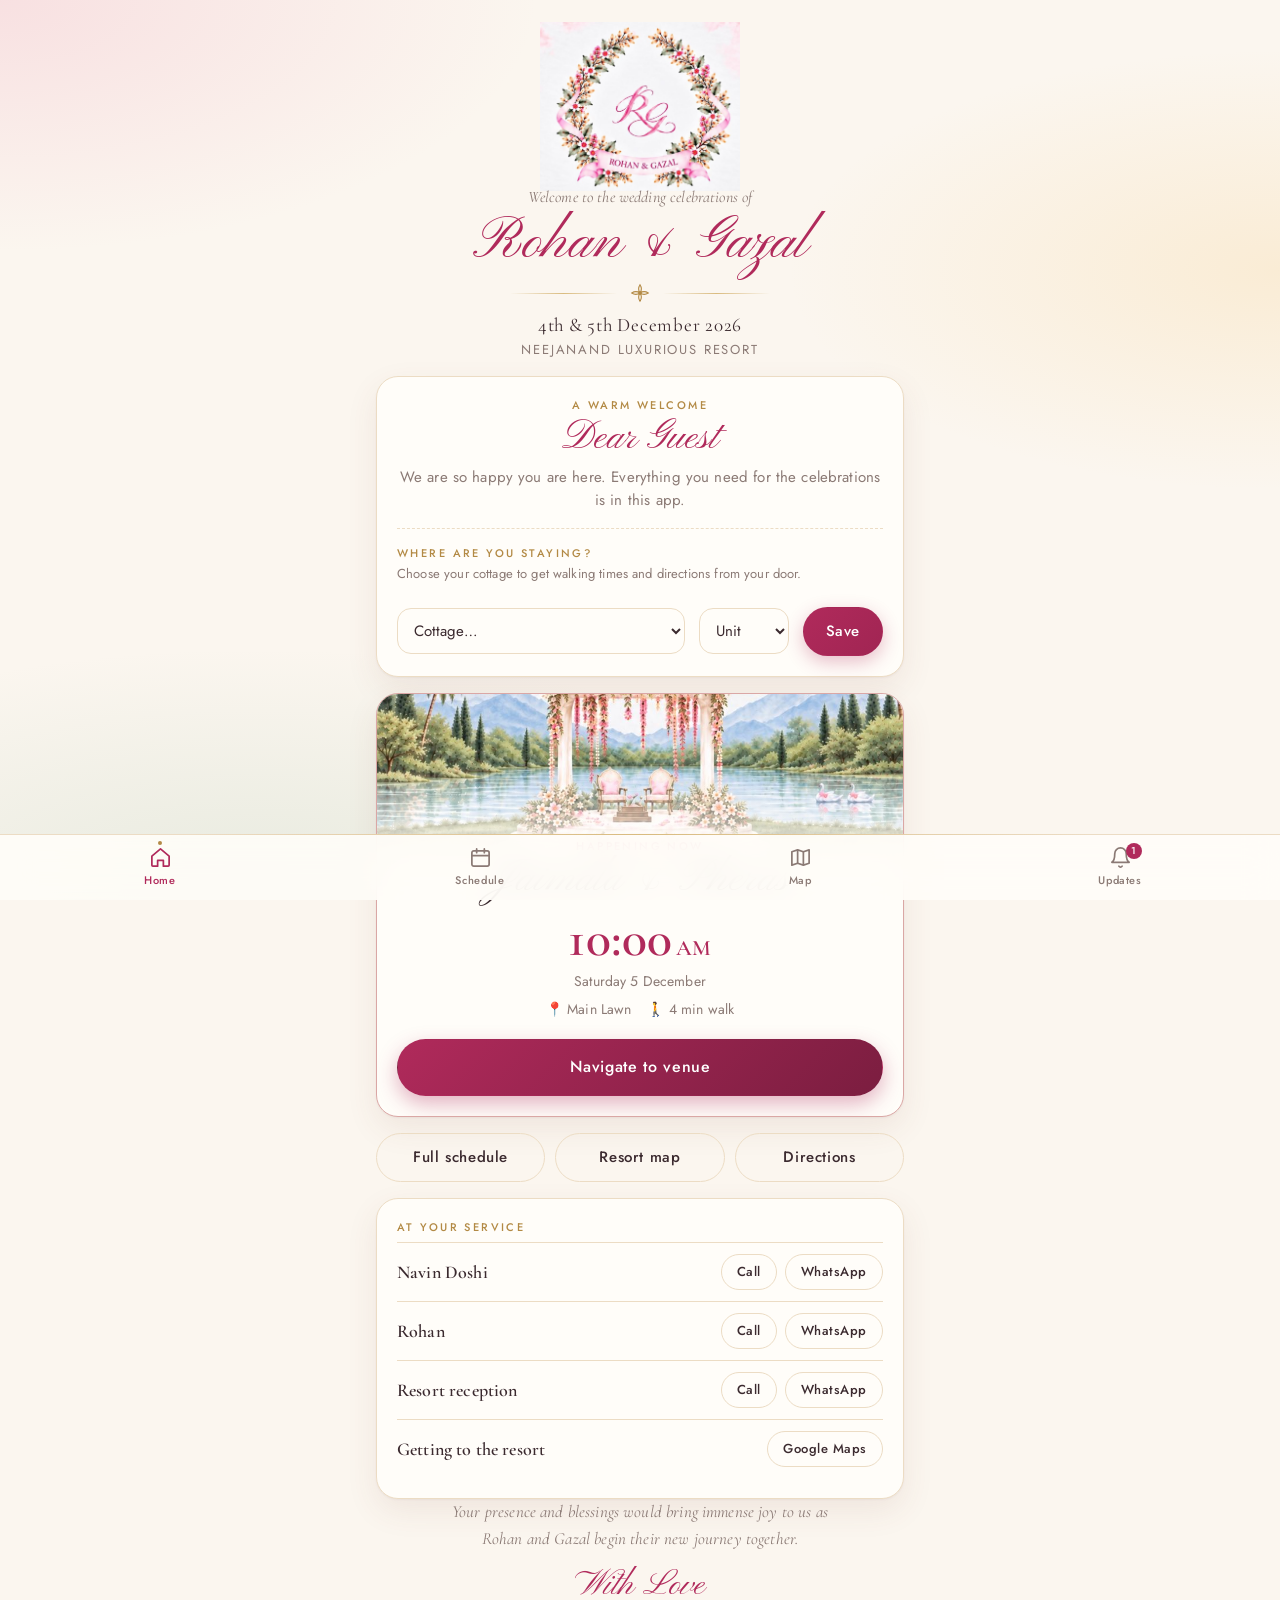
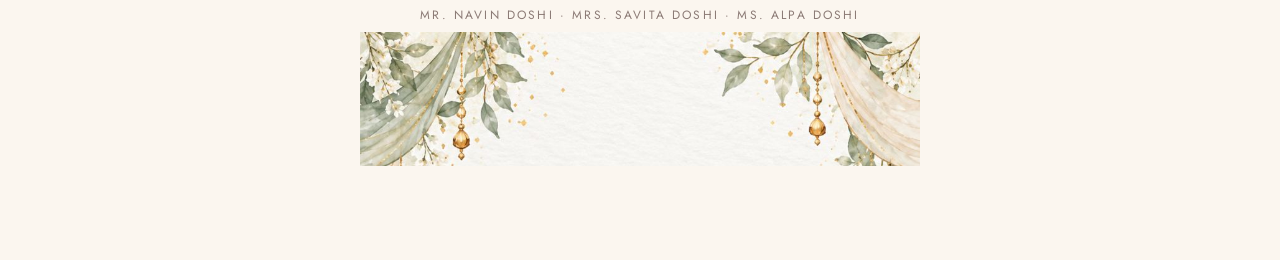
<file: index.html>
<!doctype html><meta charset="utf-8"><title>Redirecting…</title><meta name="robots" content="noindex">
<script>location.replace('rohan-gazal/index.html' + location.hash)</script>
<a href="rohan-gazal/index.html">Continue</a>
</file>
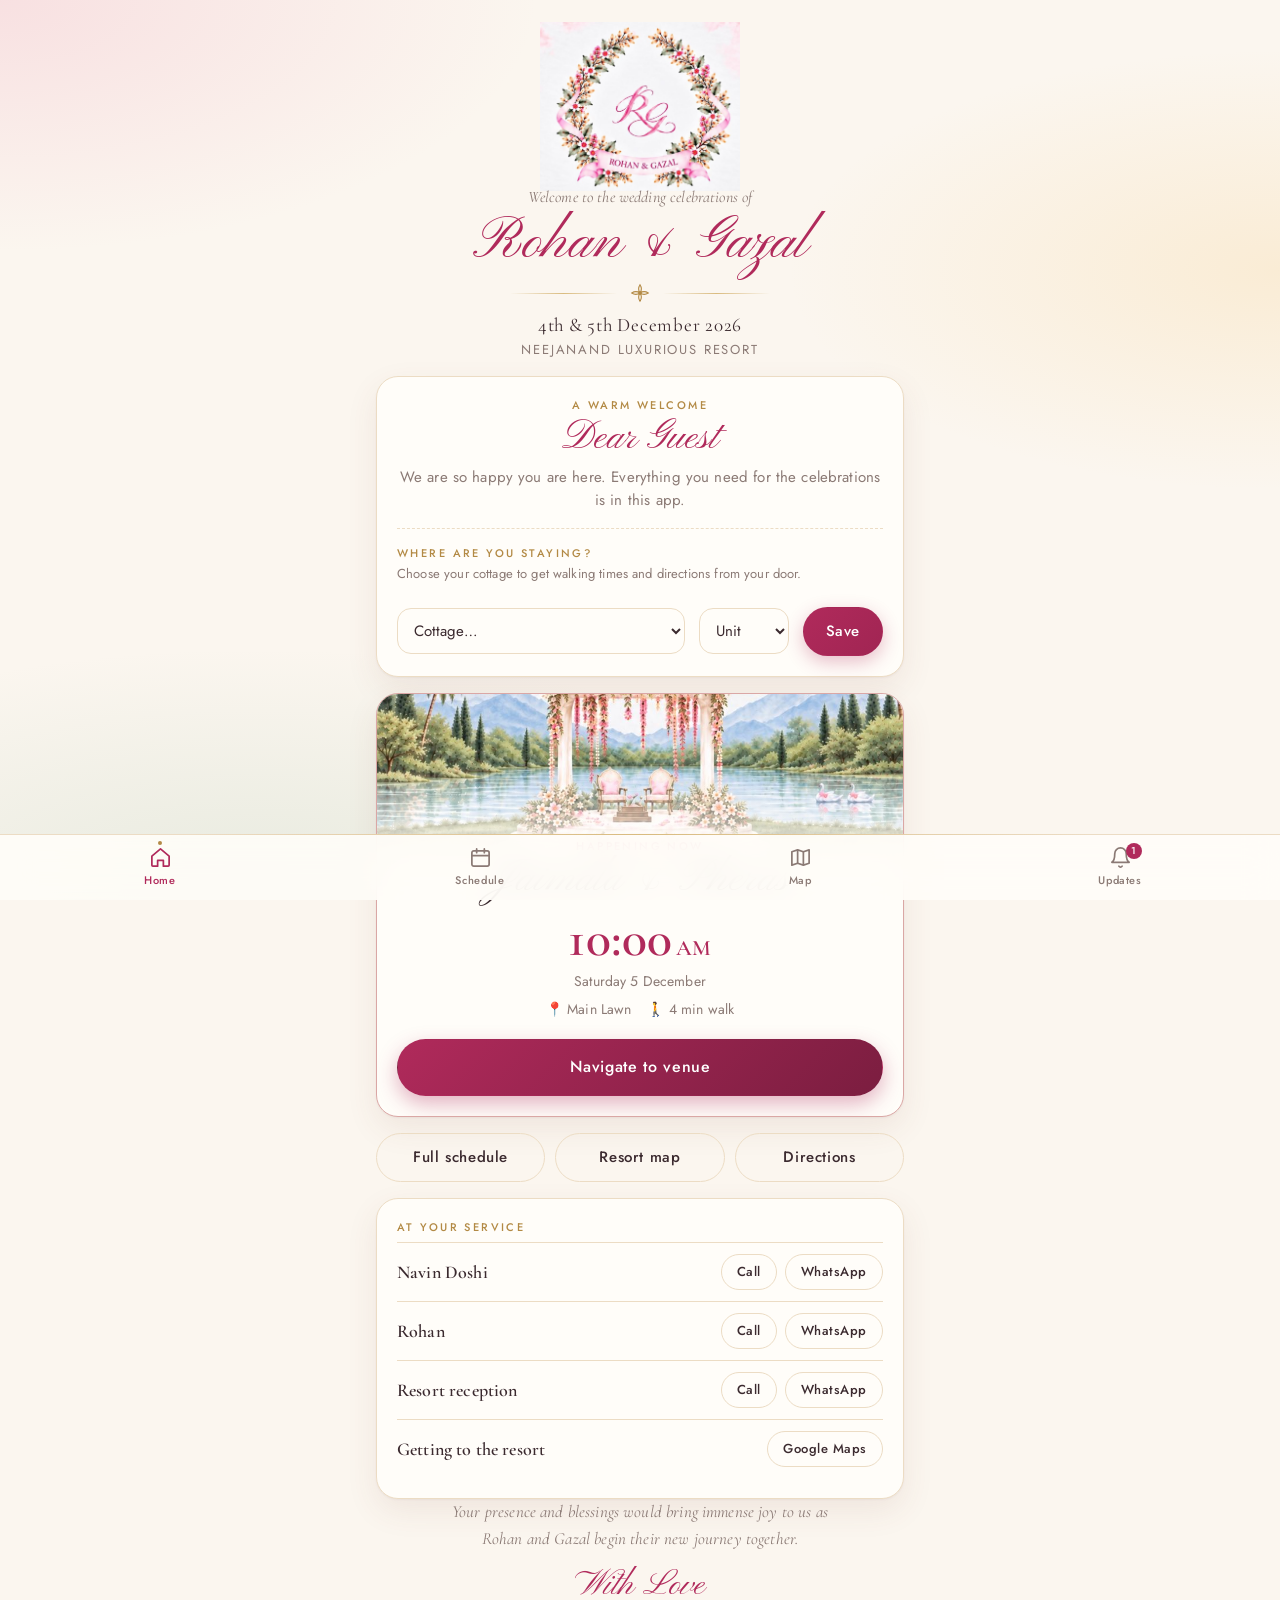
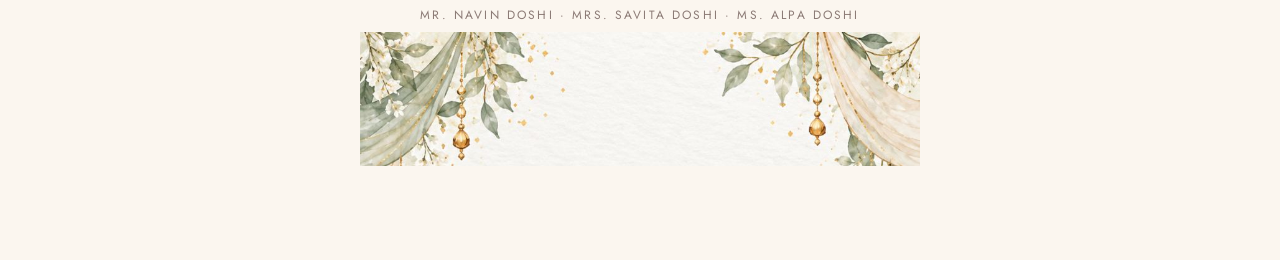
<file: rohan-gazal/index.html>
<!doctype html>
<html lang="en">
<head>
<meta charset="utf-8">
<meta name="viewport" content="width=device-width, initial-scale=1, viewport-fit=cover">
<meta name="theme-color" content="#fbf6ef">
<meta name="robots" content="noindex">
<title>Rohan &amp; Gazal · Wedding Concierge</title>
<link rel="manifest" href="manifest.webmanifest">
<link rel="icon" href="../icon.svg" type="image/svg+xml">
<link rel="apple-touch-icon" href="../icon.svg">
<link rel="preconnect" href="https://fonts.googleapis.com">
<link href="https://fonts.googleapis.com/css2?family=Cormorant+Garamond:ital,wght@0,500;0,600;0,700;1,500&family=Jost:wght@400;500;600&family=Pinyon+Script&display=swap" rel="stylesheet">
<link rel="stylesheet" href="../app.css">
</head>
<body>
<main id="view"><div class="splash"><img src="art/monogram.jpg" alt="Rohan &amp; Gazal"></div></main>
<nav class="tabbar" id="tabs">
  <a href="#/home" data-tab="home"><svg viewBox="0 0 24 24" fill="none" stroke="currentColor" stroke-width="1.8" stroke-linecap="round" stroke-linejoin="round"><path d="M3 10.5 12 3l9 7.5V20a1 1 0 0 1-1 1h-5v-6H9v6H4a1 1 0 0 1-1-1z"/></svg>Home</a>
  <a href="#/schedule" data-tab="schedule"><svg viewBox="0 0 24 24" fill="none" stroke="currentColor" stroke-width="1.8" stroke-linecap="round"><rect x="3" y="5" width="18" height="16" rx="2"/><path d="M3 10h18M8 3v4M16 3v4"/></svg>Schedule</a>
  <a href="#/map" data-tab="map"><svg viewBox="0 0 24 24" fill="none" stroke="currentColor" stroke-width="1.8" stroke-linejoin="round"><path d="m9 4-6 2v14l6-2 6 2 6-2V4l-6 2z"/><path d="M9 4v14M15 6v14"/></svg>Map</a>
  <a href="#/updates" data-tab="updates"><svg viewBox="0 0 24 24" fill="none" stroke="currentColor" stroke-width="1.8" stroke-linecap="round" stroke-linejoin="round"><path d="M18 8a6 6 0 1 0-12 0c0 7-3 9-3 9h18s-3-2-3-9M13.7 21a2 2 0 0 1-3.4 0"/></svg>Updates</a>
</nav>
<script type="module" src="../js/guest.js"></script>
</body>
</html>
</file>
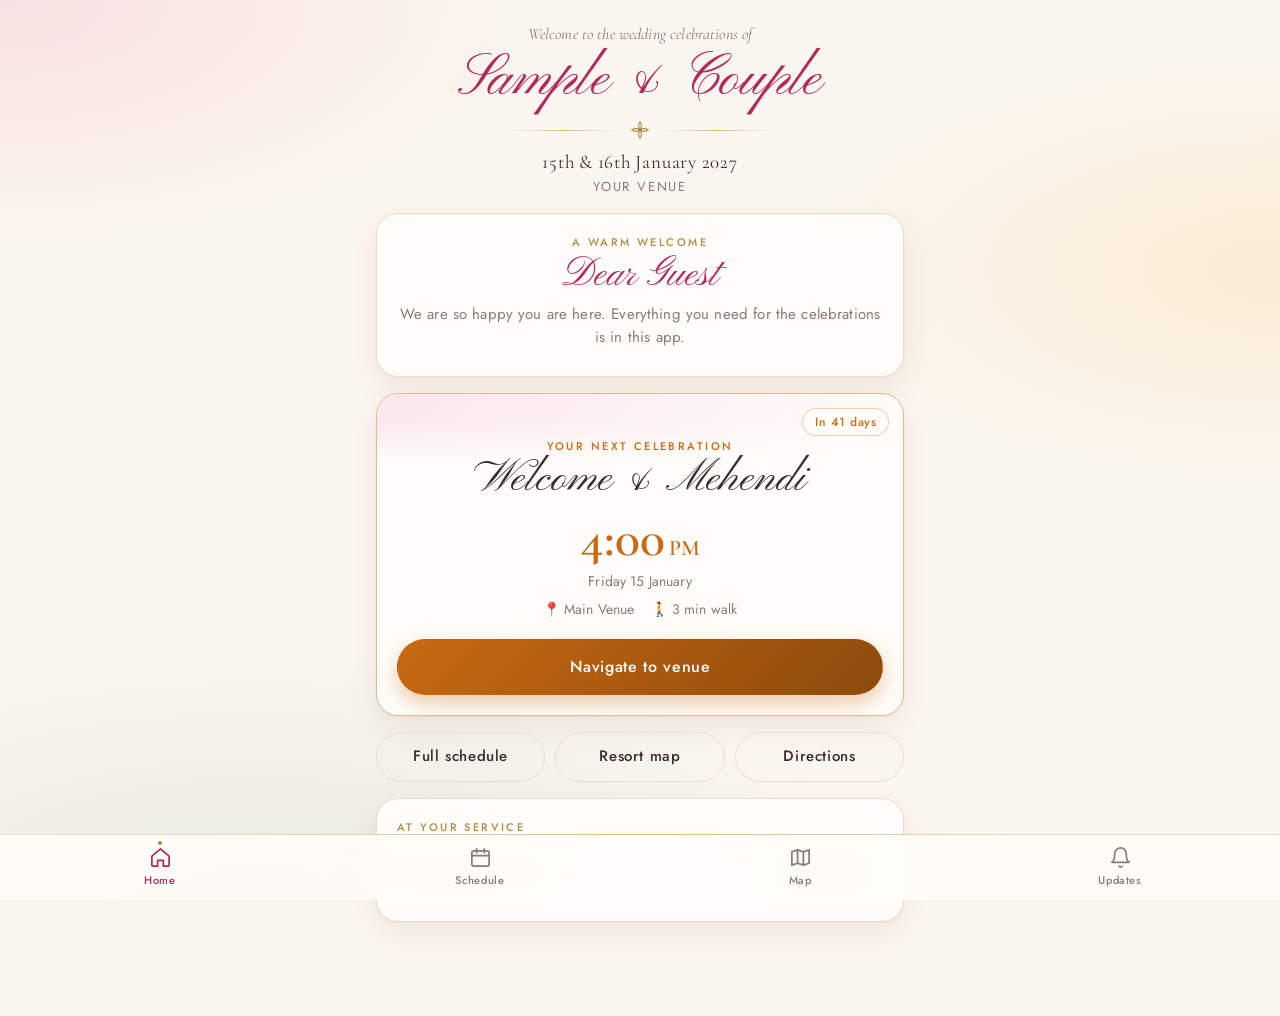
<file: sample-wedding/index.html>
<!doctype html>
<html lang="en">
<head>
<meta charset="utf-8">
<meta name="viewport" content="width=device-width, initial-scale=1, viewport-fit=cover">
<meta name="theme-color" content="#fbf6ef">
<meta name="robots" content="noindex">
<title>Sample &amp; Couple · Wedding Concierge</title>
<link rel="manifest" href="manifest.webmanifest">
<link rel="icon" href="../icon.svg" type="image/svg+xml">
<link rel="apple-touch-icon" href="../icon.svg">
<link rel="preconnect" href="https://fonts.googleapis.com">
<link href="https://fonts.googleapis.com/css2?family=Cormorant+Garamond:ital,wght@0,500;0,600;0,700;1,500&family=Jost:wght@400;500;600&family=Pinyon+Script&display=swap" rel="stylesheet">
<link rel="stylesheet" href="../app.css">
</head>
<body>
<main id="view"><div class="splash"><div class="script" style="font-size:52px">Sample &amp; Couple</div></div></main>
<nav class="tabbar" id="tabs">
  <a href="#/home" data-tab="home"><svg viewBox="0 0 24 24" fill="none" stroke="currentColor" stroke-width="1.8" stroke-linecap="round" stroke-linejoin="round"><path d="M3 10.5 12 3l9 7.5V20a1 1 0 0 1-1 1h-5v-6H9v6H4a1 1 0 0 1-1-1z"/></svg>Home</a>
  <a href="#/schedule" data-tab="schedule"><svg viewBox="0 0 24 24" fill="none" stroke="currentColor" stroke-width="1.8" stroke-linecap="round"><rect x="3" y="5" width="18" height="16" rx="2"/><path d="M3 10h18M8 3v4M16 3v4"/></svg>Schedule</a>
  <a href="#/map" data-tab="map"><svg viewBox="0 0 24 24" fill="none" stroke="currentColor" stroke-width="1.8" stroke-linejoin="round"><path d="m9 4-6 2v14l6-2 6 2 6-2V4l-6 2z"/><path d="M9 4v14M15 6v14"/></svg>Map</a>
  <a href="#/updates" data-tab="updates"><svg viewBox="0 0 24 24" fill="none" stroke="currentColor" stroke-width="1.8" stroke-linecap="round" stroke-linejoin="round"><path d="M18 8a6 6 0 1 0-12 0c0 7-3 9-3 9h18s-3-2-3-9M13.7 21a2 2 0 0 1-3.4 0"/></svg>Updates</a>
</nav>
<script type="module" src="../js/guest.js"></script>
</body>
</html>
</file>
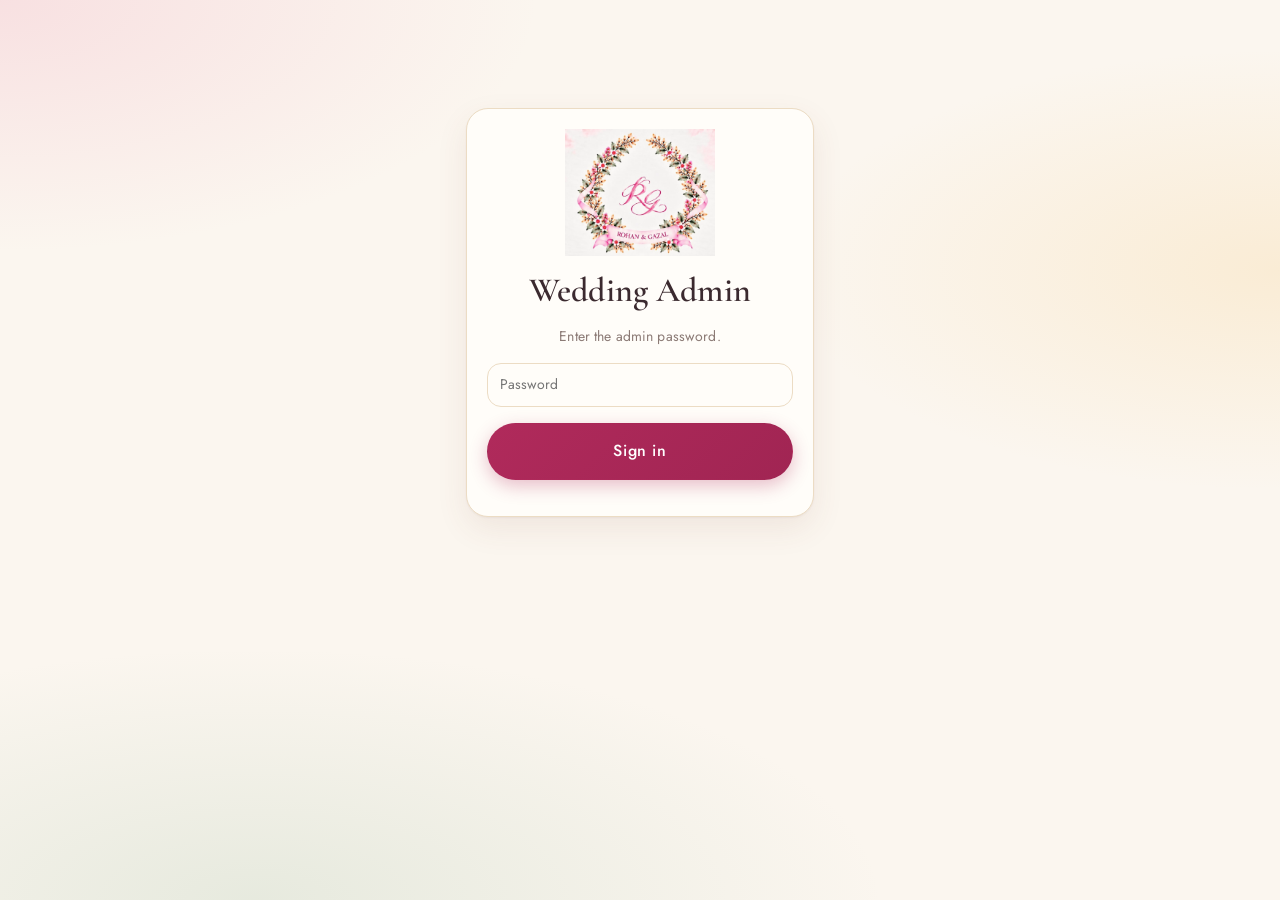
<file: admin.html>
<!doctype html><meta charset="utf-8"><title>Redirecting…</title><meta name="robots" content="noindex">
<script>location.replace('rohan-gazal/admin.html' + location.hash)</script>
<a href="rohan-gazal/admin.html">Continue</a>
</file>
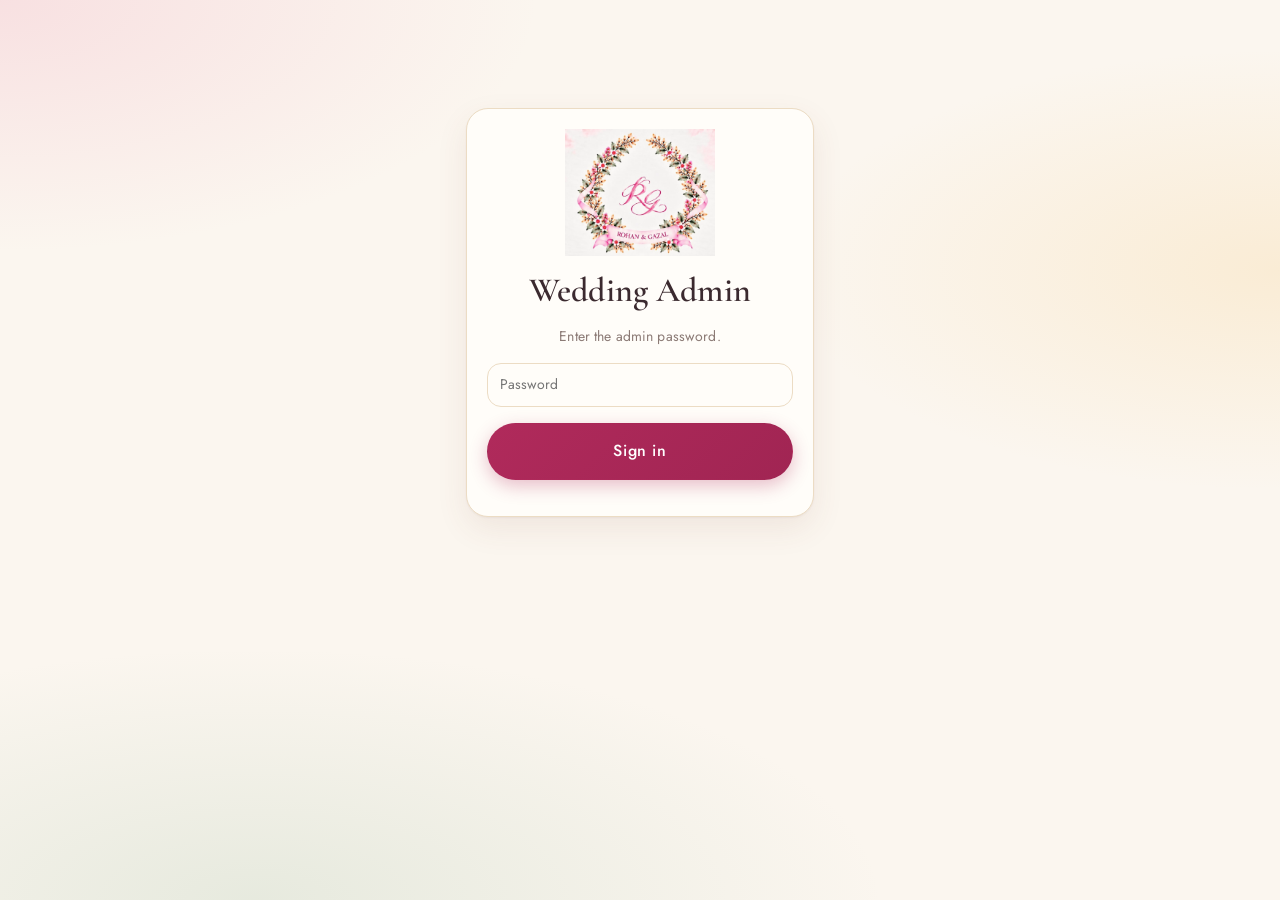
<file: rohan-gazal/admin.html>
<!doctype html>
<html lang="en">
<head>
<meta charset="utf-8">
<meta name="viewport" content="width=device-width, initial-scale=1">
<meta name="robots" content="noindex">
<title>Wedding Admin</title>
<link rel="icon" href="../icon.svg" type="image/svg+xml">
<link href="https://fonts.googleapis.com/css2?family=Cormorant+Garamond:ital,wght@0,500;0,600;0,700;1,500&family=Jost:wght@400;500;600&family=Pinyon+Script&display=swap" rel="stylesheet">
<link rel="stylesheet" href="../app.css">
<style>
  body { font-size: 14px; }
  .shell { display: grid; grid-template-columns: 220px 1fr; min-height: 100vh; }
  .side { background: var(--surface); border-right: 1px solid var(--line); padding: 20px 12px; position: sticky; top: 0; height: 100vh; }
  .side h2 { font: 400 30px var(--script); color: var(--rose); padding: 0 10px 14px; }
  .side a { display: block; padding: 9px 12px; border-radius: 10px; color: var(--ink); text-decoration: none; font-weight: 500; margin-bottom: 2px; }
  .side a.on { background: var(--green-soft); color: var(--green); font-weight: 600; }
  .main { min-width: 0; }
  .topbar { display: flex; align-items: center; justify-content: space-between; gap: 12px; padding: 14px 24px; border-bottom: 1px solid var(--line); background: var(--bg); position: sticky; top: 0; z-index: 20; }
  .content { padding: 24px; max-width: 1200px; }
  .dirty { color: var(--gold); font-weight: 600; font-size: 13px; }
  table { width: 100%; border-collapse: collapse; background: var(--surface); border: 1px solid var(--line); border-radius: 14px; overflow: hidden; }
  th, td { text-align: left; padding: 10px 12px; border-bottom: 1px solid var(--line); vertical-align: middle; }
  th { font-size: 11px; text-transform: uppercase; letter-spacing: .08em; color: var(--muted); background: var(--surface-2); }
  tr:last-child td { border-bottom: 0; }
  .grid2 { display: grid; grid-template-columns: 1fr 1fr; gap: 12px; }
  .grid3 { display: grid; grid-template-columns: repeat(3, 1fr); gap: 12px; }
  label.f { display: block; font-size: 12px; font-weight: 600; color: var(--muted); }
  label.f > input, label.f > select, label.f > textarea { margin-top: 4px; font-weight: 400; }
  .editor { display: grid; grid-template-columns: 1fr 320px; gap: 16px; height: calc(100vh - 150px); min-height: 480px; }
  .editor .mapbox { border-radius: 14px; overflow: hidden; border: 1px solid var(--line); position: relative; }
  .editor .panel { overflow-y: auto; }
  .toolbar { display: flex; gap: 8px; flex-wrap: wrap; align-items: center; margin-bottom: 12px; }
  .edge { stroke: #1a73e8; stroke-linecap: round; opacity: .8; cursor: pointer; }
  .edge-walk { stroke: #2f9e5b; } .edge-vehicle { stroke: #7a4fd6; } .edge-restricted { stroke: #b3261e; stroke-dasharray: 3 3; }
  .edge.sel { stroke: #f2a900; opacity: 1; }
  .node circle { fill: #fff; stroke: #1f2a24; stroke-width: 2; cursor: move; }
  .node.sel circle { fill: #f2a900; }
  .modal { position: fixed; inset: 0; background: rgba(0,0,0,.45); display: grid; place-items: center; z-index: 100; padding: 16px; }
  .modal > .card { max-width: 520px; width: 100%; max-height: 90vh; overflow-y: auto; }
  .toast { position: fixed; bottom: 20px; left: 50%; transform: translateX(-50%); background: var(--ink); color: var(--bg); padding: 10px 18px; border-radius: 999px; z-index: 200; font-weight: 600; }
  .legend span { display: inline-flex; align-items: center; gap: 6px; margin-right: 12px; font-size: 12px; }
  .legend i { width: 18px; height: 4px; border-radius: 2px; display: inline-block; }
  @media (max-width: 860px) {
    .shell { grid-template-columns: 1fr; }
    .side { position: static; height: auto; display: flex; overflow-x: auto; padding: 8px; gap: 4px; }
    .side h2 { display: none; }
    .side a { white-space: nowrap; }
    .editor { grid-template-columns: 1fr; height: auto; }
    .editor .mapbox { height: 60vh; }
    .content { padding: 16px; }
    .grid2, .grid3 { grid-template-columns: 1fr; }
    .hide-sm { display: none; }
  }
</style>
</head>
<body>
<div id="app"><div class="wrap" style="max-width:380px;padding-top:12vh">
  <div class="card stack">
    <img src="art/monogram.jpg" alt="" style="width:150px;margin:0 auto;display:block;mix-blend-mode:var(--art-blend)"><h1 class="center">Wedding Admin</h1>
    <p class="muted center">Enter the admin password.</p>
    <form id="login" class="stack"><input type="password" id="pw" autocomplete="current-password" placeholder="Password" required><button class="btn btn-primary btn-block">Sign in</button><p id="loginErr" class="changed"></p></form>
  </div></div></div>
<script type="module" src="../js/admin.js"></script>
</body>
</html>
</file>
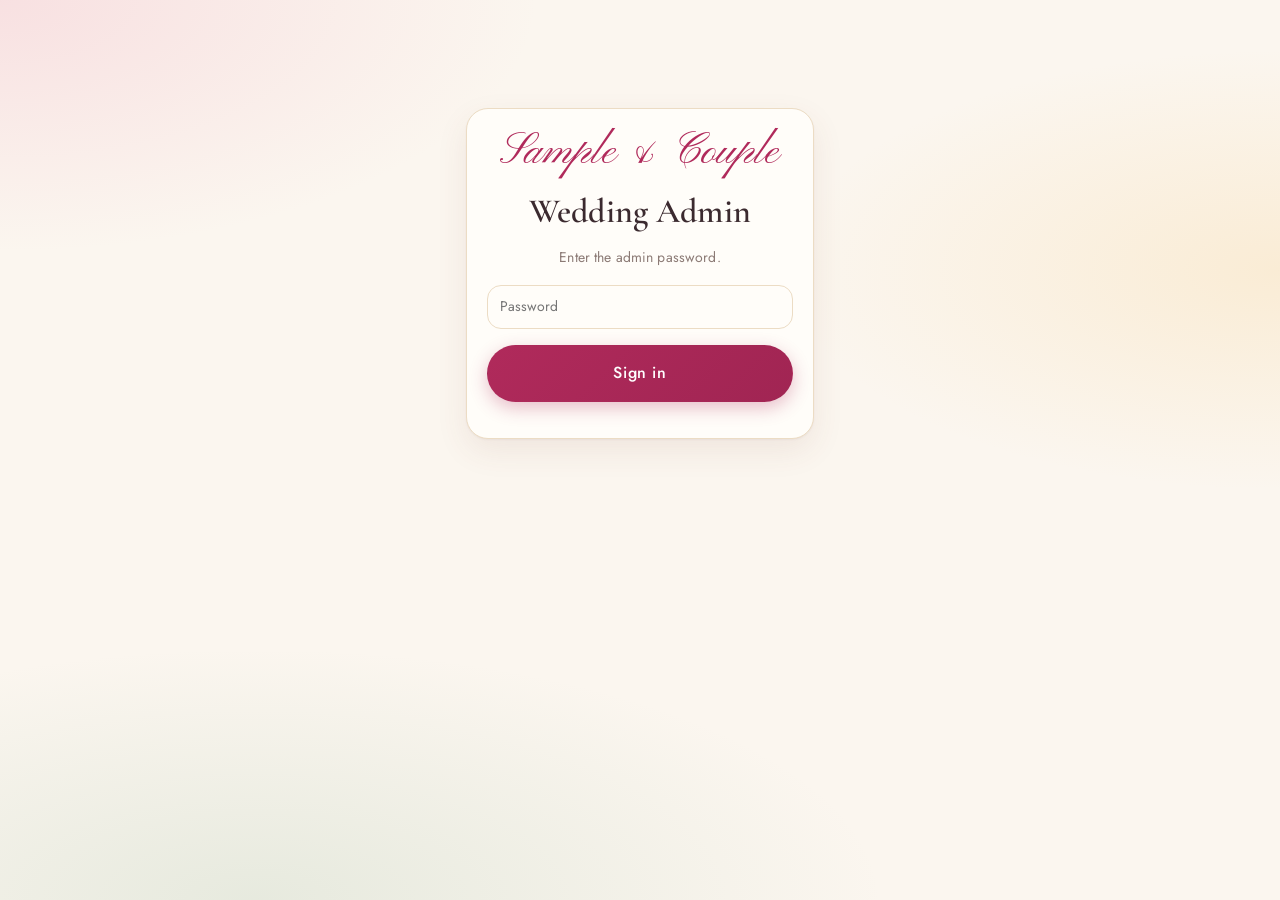
<file: sample-wedding/admin.html>
<!doctype html>
<html lang="en">
<head>
<meta charset="utf-8">
<meta name="viewport" content="width=device-width, initial-scale=1">
<meta name="robots" content="noindex">
<title>Wedding Admin</title>
<link rel="icon" href="../icon.svg" type="image/svg+xml">
<link href="https://fonts.googleapis.com/css2?family=Cormorant+Garamond:ital,wght@0,500;0,600;0,700;1,500&family=Jost:wght@400;500;600&family=Pinyon+Script&display=swap" rel="stylesheet">
<link rel="stylesheet" href="../app.css">
<style>
  body { font-size: 14px; }
  .shell { display: grid; grid-template-columns: 220px 1fr; min-height: 100vh; }
  .side { background: var(--surface); border-right: 1px solid var(--line); padding: 20px 12px; position: sticky; top: 0; height: 100vh; }
  .side h2 { font: 400 30px var(--script); color: var(--rose); padding: 0 10px 14px; }
  .side a { display: block; padding: 9px 12px; border-radius: 10px; color: var(--ink); text-decoration: none; font-weight: 500; margin-bottom: 2px; }
  .side a.on { background: var(--green-soft); color: var(--green); font-weight: 600; }
  .main { min-width: 0; }
  .topbar { display: flex; align-items: center; justify-content: space-between; gap: 12px; padding: 14px 24px; border-bottom: 1px solid var(--line); background: var(--bg); position: sticky; top: 0; z-index: 20; }
  .content { padding: 24px; max-width: 1200px; }
  .dirty { color: var(--gold); font-weight: 600; font-size: 13px; }
  table { width: 100%; border-collapse: collapse; background: var(--surface); border: 1px solid var(--line); border-radius: 14px; overflow: hidden; }
  th, td { text-align: left; padding: 10px 12px; border-bottom: 1px solid var(--line); vertical-align: middle; }
  th { font-size: 11px; text-transform: uppercase; letter-spacing: .08em; color: var(--muted); background: var(--surface-2); }
  tr:last-child td { border-bottom: 0; }
  .grid2 { display: grid; grid-template-columns: 1fr 1fr; gap: 12px; }
  .grid3 { display: grid; grid-template-columns: repeat(3, 1fr); gap: 12px; }
  label.f { display: block; font-size: 12px; font-weight: 600; color: var(--muted); }
  label.f > input, label.f > select, label.f > textarea { margin-top: 4px; font-weight: 400; }
  .editor { display: grid; grid-template-columns: 1fr 320px; gap: 16px; height: calc(100vh - 150px); min-height: 480px; }
  .editor .mapbox { border-radius: 14px; overflow: hidden; border: 1px solid var(--line); position: relative; }
  .editor .panel { overflow-y: auto; }
  .toolbar { display: flex; gap: 8px; flex-wrap: wrap; align-items: center; margin-bottom: 12px; }
  .edge { stroke: #1a73e8; stroke-linecap: round; opacity: .8; cursor: pointer; }
  .edge-walk { stroke: #2f9e5b; } .edge-vehicle { stroke: #7a4fd6; } .edge-restricted { stroke: #b3261e; stroke-dasharray: 3 3; }
  .edge.sel { stroke: #f2a900; opacity: 1; }
  .node circle { fill: #fff; stroke: #1f2a24; stroke-width: 2; cursor: move; }
  .node.sel circle { fill: #f2a900; }
  .modal { position: fixed; inset: 0; background: rgba(0,0,0,.45); display: grid; place-items: center; z-index: 100; padding: 16px; }
  .modal > .card { max-width: 520px; width: 100%; max-height: 90vh; overflow-y: auto; }
  .toast { position: fixed; bottom: 20px; left: 50%; transform: translateX(-50%); background: var(--ink); color: var(--bg); padding: 10px 18px; border-radius: 999px; z-index: 200; font-weight: 600; }
  .legend span { display: inline-flex; align-items: center; gap: 6px; margin-right: 12px; font-size: 12px; }
  .legend i { width: 18px; height: 4px; border-radius: 2px; display: inline-block; }
  @media (max-width: 860px) {
    .shell { grid-template-columns: 1fr; }
    .side { position: static; height: auto; display: flex; overflow-x: auto; padding: 8px; gap: 4px; }
    .side h2 { display: none; }
    .side a { white-space: nowrap; }
    .editor { grid-template-columns: 1fr; height: auto; }
    .editor .mapbox { height: 60vh; }
    .content { padding: 16px; }
    .grid2, .grid3 { grid-template-columns: 1fr; }
    .hide-sm { display: none; }
  }
</style>
</head>
<body>
<div id="app"><div class="wrap" style="max-width:380px;padding-top:12vh">
  <div class="card stack">
    <div class="script center" style="font-size:44px">Sample &amp; Couple</div><h1 class="center">Wedding Admin</h1>
    <p class="muted center">Enter the admin password.</p>
    <form id="login" class="stack"><input type="password" id="pw" autocomplete="current-password" placeholder="Password" required><button class="btn btn-primary btn-block">Sign in</button><p id="loginErr" class="changed"></p></form>
  </div></div></div>
<script type="module" src="../js/admin.js"></script>
</body>
</html>
</file>
<file: app.css>
/* Palette and type drawn from the Rohan & Gazal invitation: ivory watercolour paper, rose calligraphy, gold foil, sage leaves. */
:root {
  --bg: #fbf6ef; --surface: #fffdf9; --surface-2: #f5ece2; --ink: #3b2a2f; --muted: #8b7a75; --line: #ecdcc4;
  --rose: #b02a5b; --rose-ink: #fff; --rose-soft: #fbe6ee; --gold: #b38a45; --gold-2: #d9bb7f; --sage: #7d9a80;
  --green: var(--rose); --green-ink: var(--rose-ink); --green-soft: var(--rose-soft); --danger: #b3261e;
  --wash-1: rgba(240, 168, 190, .28); --wash-2: rgba(246, 200, 120, .22); --wash-3: rgba(150, 185, 155, .2);
  --radius: 22px; --shadow: 0 1px 2px rgba(80, 40, 30, .05), 0 12px 32px rgba(120, 70, 50, .09);
  --script: 'Pinyon Script', 'Great Vibes', cursive; --serif: 'Cormorant Garamond', Georgia, serif; --sans: 'Jost', system-ui, -apple-system, sans-serif;
  --tabbar: calc(66px + env(safe-area-inset-bottom));
  --art-blend: multiply;
  color-scheme: light;
}
/* Dark mode borrows the Sangeet page: midnight blue and gold. */
@media (prefers-color-scheme: dark) {
  :root:not([data-theme="light"]) {
    --bg: #11162a; --surface: #1a2140; --surface-2: #232b4f; --ink: #f4ead9; --muted: #b3a995; --line: #34406b;
    --rose: #e993b0; --rose-ink: #2a0f1a; --rose-soft: #3a2340; --gold: #e0c07e; --gold-2: #b89656; --sage: #a9c4ab;
    --wash-1: rgba(233, 147, 176, .1); --wash-2: rgba(224, 192, 126, .09); --wash-3: rgba(80, 110, 200, .14);
    --shadow: 0 1px 2px rgba(0,0,0,.3), 0 12px 32px rgba(0,0,0,.3); --art-blend: normal;
    color-scheme: dark;
  }
}
* { box-sizing: border-box; -webkit-tap-highlight-color: transparent; }
html, body { margin: 0; min-height: 100%; }
body {
  color: var(--ink); font: 400 15px/1.55 var(--sans); -webkit-font-smoothing: antialiased; letter-spacing: .01em;
  background-color: var(--bg);
  background-image: radial-gradient(60% 40% at 0% 0%, var(--wash-1), transparent 70%), radial-gradient(55% 35% at 100% 30%, var(--wash-2), transparent 70%), radial-gradient(70% 40% at 20% 100%, var(--wash-3), transparent 70%);
  background-attachment: fixed;
}
h1, h2, h3 { font-family: var(--serif); font-weight: 600; margin: 0; line-height: 1.12; }
h1 { font-size: 34px; } h2 { font-size: 26px; } h3 { font-size: 22px; }
.script { font-family: var(--script); font-weight: 400; color: var(--rose); line-height: 1.1; }
p { margin: .4em 0; }
a { color: var(--rose); }
button { font: inherit; color: inherit; }
.muted { color: var(--muted); }
.eyebrow { font-size: 11px; letter-spacing: .22em; text-transform: uppercase; font-weight: 500; color: var(--gold); }
.wrap { max-width: 560px; margin: 0 auto; padding: 18px 16px calc(var(--tabbar) + 28px); }
.card { background: var(--surface); border: 1px solid var(--line); border-radius: var(--radius); padding: 20px; box-shadow: var(--shadow); position: relative; }
.stack > * + * { margin-top: 16px; }
.row { display: flex; align-items: center; gap: 12px; }
.between { justify-content: space-between; }
.center { text-align: center; }

/* Gold ornament divider: ——— ◆ ——— */
.orn { display: flex; align-items: center; gap: 12px; color: var(--gold); margin: 6px auto; max-width: 260px; }
.orn::before, .orn::after { content: ''; flex: 1; height: 1px; background: linear-gradient(90deg, transparent, var(--gold-2), transparent); }
.orn svg { width: 22px; height: 22px; flex: none; }

.btn { display: inline-flex; align-items: center; justify-content: center; gap: 8px; border: 1px solid transparent; border-radius: 999px; padding: 12px 22px; font-weight: 500; letter-spacing: .04em; cursor: pointer; text-decoration: none; background: var(--surface-2); color: var(--ink); transition: transform .12s, box-shadow .2s, opacity .2s; }
.btn:active { transform: scale(.97); }
.btn-primary { background: linear-gradient(135deg, var(--rose), color-mix(in srgb, var(--rose) 78%, #6a1236)); color: var(--rose-ink); box-shadow: 0 6px 18px color-mix(in srgb, var(--rose) 30%, transparent); }
.btn-gold { background: linear-gradient(135deg, #e9cf94, #b38a45 55%, #d9bb7f); color: #3b2a12; box-shadow: 0 6px 18px rgba(179,138,69,.3); }
.btn-block { width: 100%; padding: 15px 20px; font-size: 16px; }
.btn-sm { padding: 7px 15px; font-size: 13px; }
.btn-ghost { background: transparent; border-color: var(--line); }
.chip { display: inline-flex; align-items: center; gap: 6px; padding: 7px 14px; border-radius: 999px; background: color-mix(in srgb, var(--surface) 92%, transparent); border: 1px solid var(--line); font-size: 13px; white-space: nowrap; cursor: pointer; box-shadow: var(--shadow); backdrop-filter: blur(8px); }
.chip.on { background: var(--rose); color: var(--rose-ink); border-color: var(--rose); }
.dot { width: 8px; height: 8px; border-radius: 50%; display: inline-block; }
.fade-in { animation: fade .5s ease both; }
.fade-in > * { animation: fade .5s ease both; }
.fade-in > *:nth-child(2) { animation-delay: .06s; } .fade-in > *:nth-child(3) { animation-delay: .12s; } .fade-in > *:nth-child(4) { animation-delay: .18s; }
@keyframes fade { from { opacity: 0; transform: translateY(8px); } to { opacity: 1; transform: none; } }
@media (prefers-reduced-motion: reduce) { *, *::before, *::after { animation: none !important; transition: none !important; } }

/* Hero with monogram wreath */
.hero { text-align: center; padding: 4px 0 0; }
.hero .wreath { width: 200px; height: auto; display: block; margin: 0 auto -6px; mix-blend-mode: var(--art-blend); }
@media (prefers-color-scheme: dark) { :root:not([data-theme="light"]) .leaves { display: none; } :root:not([data-theme="light"]) .hero .wreath { border-radius: 50%; width: 180px; box-shadow: 0 0 0 6px rgba(224,192,126,.25); margin-bottom: 10px; } }
.hero .invite { font-family: var(--serif); font-style: italic; color: var(--muted); font-size: 16px; }
.hero h1 { font-family: var(--script); font-weight: 400; color: var(--rose); font-size: 58px; margin: 0; line-height: 1.15; }
.hero .dates { font-family: var(--serif); font-size: 19px; letter-spacing: .04em; }
.hero .dates sup { font-size: .6em; }
.hero .place { color: var(--muted); font-size: 13px; letter-spacing: .14em; text-transform: uppercase; }

.welcome .name { font-family: var(--script); color: var(--rose); font-size: 40px; line-height: 1.1; margin: 2px 0 4px; }
.stay { display: flex; align-items: center; gap: 14px; margin-top: 16px; padding-top: 16px; border-top: 1px dashed var(--line); }
.stay .badge { width: 60px; height: 60px; border-radius: 50%; border: 1.5px solid var(--gold-2); background: radial-gradient(circle at 30% 25%, color-mix(in srgb, var(--surface) 60%, #fff8ea), var(--surface-2)); color: var(--gold); display: grid; place-items: center; font-family: var(--serif); font-size: 21px; font-weight: 700; flex: none; box-shadow: inset 0 0 0 4px var(--surface); }

/* Next event: illustrated card */
.next { padding: 0; overflow: hidden; border-color: color-mix(in srgb, var(--accent) 30%, var(--line)); }
.next .art { height: 170px; background: center / cover no-repeat; position: relative; }
.next .art::after { content: ''; position: absolute; inset: auto 0 0; height: 60%; background: linear-gradient(transparent, var(--surface)); }
.next .art .pill { position: absolute; top: 14px; right: 14px; z-index: 1; }
.next .body { padding: 0 20px 20px; margin-top: -26px; position: relative; text-align: center; }
.next .eyebrow { color: var(--accent); }
.next .time { font-family: var(--serif); font-size: 52px; font-weight: 600; line-height: 1; margin: 8px 0 2px; color: var(--accent); }
.next .time small { font-size: 22px; margin-left: 4px; }
.next h2 { font-family: var(--script); font-weight: 400; font-size: 44px; color: var(--ink); line-height: 1.15; }
.next .meta { color: var(--muted); display: flex; flex-wrap: wrap; justify-content: center; gap: 4px 16px; margin-top: 6px; font-size: 14px; }
.next .btn-primary { background: linear-gradient(135deg, var(--accent), color-mix(in srgb, var(--accent) 70%, #000)); box-shadow: 0 8px 20px color-mix(in srgb, var(--accent) 35%, transparent); }
.pill { display: inline-block; font-size: 12px; font-weight: 500; letter-spacing: .04em; padding: 4px 12px; border-radius: 999px; background: color-mix(in srgb, var(--surface) 88%, transparent); color: var(--accent, var(--rose)); border: 1px solid color-mix(in srgb, var(--accent, var(--rose)) 30%, transparent); backdrop-filter: blur(6px); }

.leaves { display: block; width: calc(100% + 32px); margin: 8px -16px 0; mix-blend-mode: var(--art-blend); opacity: .95; }
.blessing { font-family: var(--serif); font-style: italic; font-size: 17px; color: var(--muted); text-align: center; max-width: 420px; margin: 0 auto; }
.hosts { text-align: center; }
.hosts .script { font-size: 34px; }
.hosts .names { font-size: 12px; letter-spacing: .18em; text-transform: uppercase; color: var(--muted); }

/* Schedule */
.page-title { text-align: center; padding: 8px 0 4px; }
.page-title h1 { font-family: var(--script); font-weight: 400; color: var(--rose); font-size: 52px; }
.day-head { position: sticky; top: 0; background: color-mix(in srgb, var(--bg) 92%, transparent); backdrop-filter: blur(10px); padding: 14px 0 10px; z-index: 2; text-align: center; margin: 0 -16px; }
.day-head .script { font-size: 34px; }
.day-head .muted { font-size: 12px; letter-spacing: .18em; text-transform: uppercase; }
.ev { display: grid; grid-template-columns: 78px 1fr; gap: 14px; overflow: hidden; }
.ev::before { content: ''; position: absolute; left: 0; top: 18px; bottom: 18px; width: 3px; border-radius: 0 3px 3px 0; background: var(--accent); }
.ev .t { font-family: var(--serif); font-size: 28px; font-weight: 600; line-height: 1; color: var(--accent); text-align: center; }
.ev .t small { display: block; font-family: var(--sans); font-size: 11px; color: var(--muted); font-weight: 500; margin-top: 6px; letter-spacing: .06em; line-height: 1.3; }
.ev .thumb { width: 64px; height: 64px; border-radius: 50%; background: center / cover; margin: 10px auto 0; border: 2px solid var(--surface); box-shadow: 0 0 0 1px var(--line); }
.ev h3 { font-size: 24px; }
.ev.past { opacity: .5; filter: saturate(.6); }
.ev.is-next { box-shadow: 0 0 0 1.5px var(--accent), var(--shadow); }
.ev-art { height: 120px; margin: -20px -20px 14px; background: center / cover; grid-column: 1 / -1; position: relative; }
.ev-art::after { content: ''; position: absolute; inset: auto 0 0; height: 50%; background: linear-gradient(transparent, var(--surface)); }
.tag { font-size: 11px; font-weight: 600; letter-spacing: .18em; text-transform: uppercase; color: var(--accent, var(--rose)); }
.changed { color: var(--danger); font-size: 13px; font-weight: 500; }

/* Tab bar */
.tabbar { position: fixed; left: 0; right: 0; bottom: 0; height: var(--tabbar); padding-bottom: env(safe-area-inset-bottom); background: color-mix(in srgb, var(--surface) 90%, transparent); backdrop-filter: blur(16px) saturate(1.2); border-top: 1px solid var(--line); display: flex; z-index: 50; }
.tabbar::before { content: ''; position: absolute; top: -1px; left: 15%; right: 15%; height: 1px; background: linear-gradient(90deg, transparent, var(--gold-2), transparent); }
.tabbar a { flex: 1; display: flex; flex-direction: column; align-items: center; justify-content: center; gap: 3px; color: var(--muted); text-decoration: none; font-size: 11px; font-weight: 500; letter-spacing: .06em; position: relative; }
.tabbar a.on { color: var(--rose); }
.tabbar a.on::after { content: ''; position: absolute; top: 6px; width: 4px; height: 4px; border-radius: 50%; background: var(--gold); }
.tabbar svg { width: 23px; height: 23px; }
.tabbar .badge-n { position: absolute; top: 8px; left: calc(50% + 6px); background: var(--rose); color: var(--rose-ink); font-size: 10px; min-width: 16px; height: 16px; border-radius: 8px; display: grid; place-items: center; padding: 0 4px; }

/* Map screens */
.mapscreen { position: fixed; inset: 0 0 var(--tabbar) 0; }
.mapview { width: 100%; height: 100%; overflow: hidden; touch-action: none; background: var(--surface-2); position: relative; cursor: grab; user-select: none; }
.mapview svg { display: block; }
.mapview g { transform-origin: 0 0; }
.map-top { position: absolute; top: 0; left: 0; right: 0; padding: 12px 12px 6px; display: flex; gap: 8px; overflow-x: auto; z-index: 5; scrollbar-width: none; }
.map-top::-webkit-scrollbar { display: none; }
.map-ctrl { position: absolute; right: 12px; top: 62px; display: flex; flex-direction: column; gap: 8px; z-index: 5; }
.map-ctrl button { width: 44px; height: 44px; border-radius: 50%; border: 1px solid var(--line); background: var(--surface); color: var(--gold); box-shadow: var(--shadow); font-size: 20px; cursor: pointer; }
.sheet { position: absolute; left: 0; right: 0; bottom: 0; background: var(--surface); border-radius: 26px 26px 0 0; box-shadow: 0 -10px 34px rgba(60,30,30,.16); padding: 10px 20px 20px; z-index: 10; max-height: 62%; overflow-y: auto; animation: up .35s cubic-bezier(.2,.8,.2,1) both; border-top: 1px solid var(--line); }
.sheet::before { content: ''; display: block; width: 40px; height: 4px; border-radius: 2px; background: var(--gold-2); opacity: .6; margin: 0 auto 12px; }
@keyframes up { from { transform: translateY(100%); } to { transform: none; } }
.sheet.mini { max-height: 40%; }

/* Markers */
.mk { cursor: pointer; }
.mk-ic { fill: #fff; font-weight: 600; font-family: var(--sans); pointer-events: none; }
.mk-label { font: 600 12px var(--sans); fill: #3b2a2f; paint-order: stroke; stroke: #fffdf9; stroke-width: 4px; stroke-linejoin: round; pointer-events: none; letter-spacing: .02em; }
.mk-label-on { font: 600 15px var(--serif); }
.mk-dim { opacity: .35; }
.mk-pulse { opacity: .25; animation: pulse 2s ease-out infinite; transform-box: fill-box; transform-origin: center; }
@keyframes pulse { 0% { transform: scale(.6); opacity: .5; } 100% { transform: scale(1.5); opacity: 0; } }
.route-casing { stroke: #fffaf0; stroke-linecap: round; stroke-linejoin: round; }
.route-line { stroke: #c2185b; stroke-linecap: round; stroke-linejoin: round; }
.route-dash { stroke: #ffe3a3; stroke-dasharray: 2 8; stroke-linecap: round; animation: dash 1s linear infinite; }
@keyframes dash { to { stroke-dashoffset: -10; } }
.you-dot { fill: #1a73e8; } .you-acc { fill: rgba(26,115,232,.12); stroke: rgba(26,115,232,.4); }

/* Navigation */
.route-sum { display: flex; align-items: baseline; gap: 10px; }
.route-sum b { font-family: var(--serif); font-size: 40px; color: var(--rose); font-weight: 600; }
.steps { list-style: none; padding: 0; margin: 12px 0 0; counter-reset: s; }
.steps li { padding: 11px 0 11px 40px; position: relative; border-top: 1px solid var(--line); counter-increment: s; }
.steps li::before { content: counter(s); position: absolute; left: 0; top: 10px; width: 26px; height: 26px; border-radius: 50%; border: 1px solid var(--gold-2); color: var(--gold); font: 600 14px var(--serif); display: grid; place-items: center; }
select, input, textarea { font: inherit; color: var(--ink); background: var(--surface); border: 1px solid var(--line); border-radius: 14px; padding: 10px 12px; width: 100%; }
select:focus, input:focus, textarea:focus { outline: 2px solid color-mix(in srgb, var(--rose) 40%, transparent); outline-offset: 1px; }
.seg { display: inline-flex; background: var(--surface-2); border-radius: 999px; padding: 3px; }
.seg button { border: 0; background: transparent; padding: 6px 14px; border-radius: 999px; font-size: 13px; font-weight: 500; cursor: pointer; color: var(--muted); }
.seg button.on { background: var(--surface); color: var(--rose); box-shadow: var(--shadow); }
.note { font-size: 13px; color: var(--muted); background: var(--surface-2); border-radius: 14px; padding: 10px 14px; }

/* Updates */
.ann { border-left: 3px solid var(--rose); }
.ann.k-change, .ann.k-venue { border-left-color: var(--danger); }
.ann.k-reminder { border-left-color: var(--gold); }
.empty { text-align: center; padding: 40px 20px; color: var(--muted); }
.empty h2, .empty h3 { font-family: var(--script); font-weight: 400; color: var(--rose); font-size: 38px; }
.skeleton { background: linear-gradient(90deg, var(--surface-2), var(--surface), var(--surface-2)); background-size: 200% 100%; animation: sk 1.2s infinite; border-radius: var(--radius); }
@keyframes sk { to { background-position: -200% 0; } }
.contact { display: flex; justify-content: space-between; align-items: center; padding: 11px 0; border-top: 1px solid var(--line); }
.contact:first-of-type { border-top: 0; }
.splash { min-height: 80vh; display: grid; place-items: center; text-align: center; }
.splash img { width: 170px; mix-blend-mode: var(--art-blend); animation: breathe 1.6s ease-in-out infinite; }
@keyframes breathe { 50% { opacity: .55; transform: scale(.97); } }

/* ---------- Illustrated map ---------- */
:root { --m-paper: #f7efe2; --m-grounds: #eef0e0; --m-lawn: #cddcbf; --m-lawn-soft: #dfe7d0; --m-speck: #8fae86; --m-paving: #fbf5ea; --m-path: #fffaf1; --m-path-edge: #e2c991;
  --m-building: #f6e3d8; --m-building-line: #cf9f8c; --m-venue: #f7d6e0; --m-venue-line: #c4587f; --m-water: #cfe6ee; --m-water-line: #8dbccc; --m-track: #f2e2c4; --m-gold: #b38a45; --m-ink: #5b4136; --m-cot: #d6e2c8; --m-unit: #fffaf2; --m-unit-line: #c9a46a; }
@media (prefers-color-scheme: dark) { :root:not([data-theme="light"]) { --m-paper: #121830; --m-grounds: #1b2a2a; --m-lawn: #27443a; --m-lawn-soft: #213530; --m-speck: #3f6a58; --m-paving: #2a3150; --m-path: #3a4268; --m-path-edge: #8e7748;
  --m-building: #3a2f45; --m-building-line: #8c6a7d; --m-venue: #4f2a44; --m-venue-line: #e993b0; --m-water: #1f4660; --m-water-line: #4f8fae; --m-track: #3b3550; --m-gold: #e0c07e; --m-ink: #f1e4cf; --m-cot: #2b4a3e; --m-unit: #3a4268; --m-unit-line: #a88b54; } }
.mapview.illustrated { background: radial-gradient(80% 60% at 20% 10%, color-mix(in srgb, var(--wash-1) 60%, transparent), transparent), radial-gradient(70% 50% at 90% 90%, color-mix(in srgb, var(--wash-2) 70%, transparent), transparent), var(--m-paper); }
.area polygon, .area circle, .area path { stroke-linejoin: round; transition: fill .25s, stroke .25s; }
.area-grounds polygon { fill: var(--m-grounds); }
.area-grounds .grounds-shadow { fill: rgba(120, 80, 40, .08); transform: translate(6px, 8px); }
.area-paving polygon { fill: var(--m-paving); }
.area-lawn polygon, .area-lawn circle { fill: var(--m-lawn); stroke: color-mix(in srgb, var(--m-speck) 70%, transparent); stroke-width: 1.5; }
.area-lawn-soft polygon { fill: var(--m-lawn-soft); }
.speckle { fill: url(#speck) !important; stroke: none !important; pointer-events: none; }
.speck { fill: var(--m-speck); opacity: .55; }
.area-track polygon { fill: var(--m-track); stroke: var(--m-path-edge); stroke-width: 2; stroke-dasharray: 1 6; stroke-linecap: round; }
.area-building polygon, .area-building circle { fill: var(--m-building); stroke: var(--m-building-line); stroke-width: 2; }
.area-venue-building polygon, .area-venue-building circle { fill: var(--m-venue); stroke: var(--m-venue-line); stroke-width: 2; }
.area-water polygon { fill: var(--m-water); stroke: var(--m-water-line); stroke-width: 2; }
.area-parking polygon { fill: var(--m-paving); stroke: var(--m-building-line); stroke-width: 1.5; stroke-dasharray: 6 4; }
.hatching { fill: url(#hatch) !important; stroke: none !important; }
.hatch { stroke: var(--m-building-line); stroke-width: 1.2; opacity: .5; }
.area-plaza polygon { fill: var(--m-paving); stroke: var(--m-path-edge); stroke-width: 1.5; }
.area-label { font: italic 600 14px var(--serif); fill: var(--m-ink); opacity: .8; pointer-events: none; paint-order: stroke; stroke: var(--m-paper); stroke-width: 3px; }
.path-edge { stroke: var(--m-path-edge); stroke-linecap: round; }
.path-fill { stroke: var(--m-path); stroke-linecap: round; }
.amphi-bg { fill: var(--m-paving); stroke: var(--m-building-line); stroke-width: 1.5; }
.amphi-row { fill: none; stroke: var(--m-building-line); stroke-width: 4; stroke-linecap: round; }
.cot-lawn { fill: var(--m-cot); stroke: color-mix(in srgb, var(--m-speck) 60%, transparent); stroke-width: 1.2; }
.cot-unit { fill: var(--m-unit); stroke: var(--m-unit-line); stroke-width: 1.4; }
.cot-num { font: 600 15px var(--serif); fill: var(--m-ink); opacity: .75; pointer-events: none; }
.boundary-outer { fill: none; stroke: var(--m-gold); stroke-width: 5; opacity: .7; }
.boundary-inner { fill: none; stroke: var(--m-gold); stroke-width: 1.2; transform: translate(0, 0); stroke-dasharray: 2 5; opacity: .9; }
.carto-title { font: 400 76px var(--script); fill: var(--rose); }
.carto-sub { font: 500 15px var(--sans); letter-spacing: .32em; fill: var(--m-ink); opacity: .75; }
.carto-rule { stroke: var(--m-gold); stroke-width: 1.2; }
.carto-orn { fill: none; stroke: var(--m-gold); stroke-width: 1.5; }
.compass-ring { fill: none; stroke: var(--m-gold); stroke-width: 1.5; } .compass-ring.thin { stroke-width: .8; stroke-dasharray: 2 4; }
.compass-needle { fill: var(--m-gold); } .compass-needle.light { fill: color-mix(in srgb, var(--m-gold) 40%, transparent); }
.compass-n { font: 600 20px var(--serif); fill: var(--m-gold); }
.road-label { font: italic 600 18px var(--serif); fill: var(--m-ink); opacity: .7; }
[data-area] { cursor: pointer; }
[data-area]:hover polygon:not(.speckle):not(.hatching), [data-area]:hover circle { filter: brightness(1.04); }
.area-on polygon:not(.speckle):not(.hatching), .area-on circle, .area-on .amphi-bg, .cot.area-on .cot-lawn { stroke: var(--rose) !important; stroke-width: 4 !important; stroke-dasharray: none !important; }
.area-on.area-lawn polygon:not(.speckle) { fill: color-mix(in srgb, var(--m-lawn) 75%, var(--rose)); }
.area-on.area-venue-building polygon, .area-on.area-building polygon:not(.hatching) { fill: color-mix(in srgb, var(--m-venue) 60%, var(--rose)); }
.cot.area-on .cot-lawn { fill: color-mix(in srgb, var(--m-cot) 70%, var(--gold)); }
</file>
